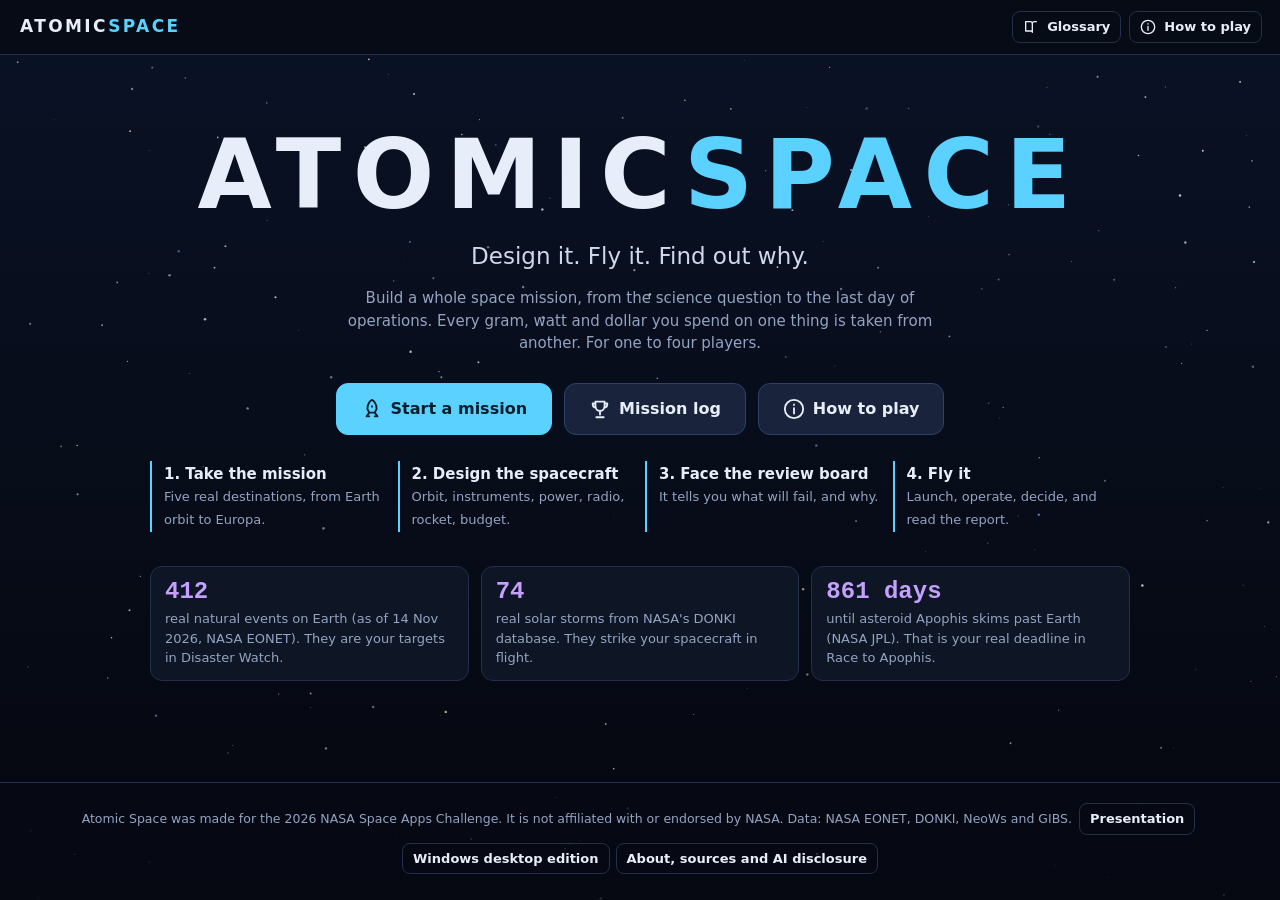
<file: public/index.html>
<!doctype html>
<html lang="en">
<head>
<meta charset="utf-8">
<meta name="viewport" content="width=device-width, initial-scale=1">
<title>Atomic Space: the space mission design game</title>
<meta name="description" content="Design, fly and review a complete space mission. Balance science, mass, power, data, money and time, then find out why it worked. Built for the 2026 NASA Space Apps Challenge.">
<meta name="theme-color" content="#070b14">
<!-- Metadata required by the NASA Space Apps rules on AI assistance -->
<meta name="generator" content="pas2js (Object Pascal compiled to JavaScript)">
<meta name="ai-assistance" content="Code, text and procedural graphics in this project were written with the help of Claude (Anthropic). No AI-generated images, audio or video are used. See the About panel and README.">
<link rel="icon" href="assets/favicon.svg" type="image/svg+xml">
<link rel="stylesheet" href="css/tradespace.css">
</head>
<body>
<canvas id="cv-stars" aria-hidden="true"></canvas>
<div id="app" aria-live="polite">
  <div class="boot">
    <div class="boot-mark">ATOMIC<span>SPACE</span></div>
    <p>Loading mission control&hellip;</p>
    <noscript><p>This game needs JavaScript to run.</p></noscript>
  </div>
</div>
<div id="modal" class="modal-root" hidden></div>
<div id="toast" class="toast" role="status" hidden></div>
<script src="js/tradespace.js"></script>
<script>
  // The whole game is Object Pascal, compiled to js/tradespace.js by pas2js.
  // This line only starts the Pascal program.
  window.addEventListener('load', function () { rtl.run(); });
</script>
</body>
</html>
</file>
<file: public/css/tradespace.css>
/* Atomic Space - the space mission design game.
   Layout and colours only. All game logic is Object Pascal (see /src).
   AI-assistance note: written with the help of Claude (Anthropic). */

:root {
  --bg: #070b14;
  --panel: #0e1524;
  --panel2: #131c30;
  --panel3: #19243c;
  --line: #22304d;
  --line2: #2f4169;
  --text: #e8eef9;
  --muted: #93a4c3;
  --accent: #5ad1ff;
  --accent-ink: #04202d;
  --good: #4ade80;
  --warn: #ffb547;
  --bad: #ff6b78;
  --info: #7aa7ff;
  --real: #c4a1ff;
  --pm: #ffb547;
  --sci: #c4a1ff;
  --eng: #5ad1ff;
  --ops: #4ade80;
  --radius: 12px;
  --mono: ui-monospace, "SF Mono", "Cascadia Mono", Consolas, "Liberation Mono", monospace;
  --sans: system-ui, -apple-system, "Segoe UI", Roboto, "Helvetica Neue", Arial, sans-serif;
}

* { box-sizing: border-box; }
html { -webkit-text-size-adjust: 100%; }
body {
  margin: 0;
  background: var(--bg);
  color: var(--text);
  font: 15px/1.5 var(--sans);
  min-height: 100vh;
}
#cv-stars { position: fixed; inset: 0; width: 100%; height: 100%; z-index: 0; pointer-events: none; }
#app { position: relative; z-index: 1; min-height: 100vh; display: flex; flex-direction: column; }
h1, h2, h3, h4, p { margin: 0; }
h2 { font-size: 22px; line-height: 1.25; letter-spacing: -0.01em; }
h3 { font-size: 16px; line-height: 1.3; }
h4 { font-size: 12px; letter-spacing: 0.09em; text-transform: uppercase; color: var(--muted); font-weight: 600; }
a { color: var(--accent); }
a:hover { text-decoration: none; }
button { font: inherit; color: inherit; cursor: pointer; }
:focus-visible { outline: 2px solid var(--accent); outline-offset: 2px; border-radius: 6px; }
.muted { color: var(--muted); }
.mono { font-family: var(--mono); font-variant-numeric: tabular-nums; }
.small { font-size: 13px; }
.tiny { font-size: 12px; }
.center { text-align: center; }
.spacer { flex: 1; }
.row { display: flex; gap: 10px; align-items: center; flex-wrap: wrap; }
.stack { display: flex; flex-direction: column; gap: 12px; }
.ico { width: 16px; height: 16px; flex: none; vertical-align: -3px; }
.ico-lg { width: 22px; height: 22px; }

.boot { margin: auto; text-align: center; color: var(--muted); }
.boot-mark { font-size: 34px; font-weight: 800; letter-spacing: 0.14em; color: var(--text); }
.boot-mark span { color: var(--accent); }

/* ---------- top bar ---------- */
.topbar {
  display: flex; align-items: center; gap: 16px;
  padding: 10px 18px;
  background: rgba(7, 11, 20, 0.86);
  backdrop-filter: blur(8px);
  border-bottom: 1px solid var(--line);
  position: sticky; top: 0; z-index: 20;
}
.brand {
  background: none; border: 0; padding: 4px 2px;
  font-weight: 800; letter-spacing: 0.14em; font-size: 17px;
}
.brand span { color: var(--accent); }
.phase-track { display: flex; gap: 4px; flex: 1; justify-content: center; flex-wrap: wrap; }
.ph {
  font-size: 12px; letter-spacing: 0.06em; text-transform: uppercase;
  color: var(--muted); padding: 4px 10px; border-radius: 999px; border: 1px solid transparent;
  white-space: nowrap;
}
.ph.done { color: var(--text); }
.ph.on { color: var(--accent-ink); background: var(--accent); font-weight: 700; }
.topbar-right { display: flex; gap: 8px; margin-left: auto; }

/* ---------- buttons and chips ---------- */
.btn {
  display: inline-flex; align-items: center; justify-content: center; gap: 8px;
  padding: 9px 16px; border-radius: 10px;
  background: var(--panel3); border: 1px solid var(--line2);
  font-weight: 600; text-decoration: none; color: var(--text);
  transition: background 0.12s, border-color 0.12s, transform 0.06s;
}
.btn:hover { background: #20304f; border-color: var(--accent); }
.btn:active { transform: translateY(1px); }
.btn[disabled] { opacity: 0.45; cursor: not-allowed; }
.btn[disabled]:hover { background: var(--panel3); border-color: var(--line2); }
.btn-primary { background: var(--accent); color: var(--accent-ink); border-color: var(--accent); }
.btn-primary:hover { background: #8fe0ff; border-color: #8fe0ff; }
.btn-primary[disabled]:hover { background: var(--accent); }
.btn-ghost { background: transparent; border-color: var(--line); }
.btn-small { padding: 5px 10px; font-size: 13px; border-radius: 8px; }
.btn-big { padding: 13px 24px; font-size: 16px; border-radius: 12px; }
.btn-danger { border-color: var(--bad); color: var(--bad); background: transparent; }

.chip {
  display: inline-flex; align-items: center; gap: 5px;
  font-size: 11.5px; font-weight: 700; letter-spacing: 0.04em;
  padding: 2px 8px; border-radius: 999px;
  border: 1px solid var(--line2); color: var(--muted); white-space: nowrap;
}
.chip-good { color: var(--good); border-color: rgba(74, 222, 128, 0.5); }
.chip-warn { color: var(--warn); border-color: rgba(255, 181, 71, 0.5); }
.chip-bad { color: var(--bad); border-color: rgba(255, 107, 120, 0.55); }
.chip-info { color: var(--info); border-color: rgba(122, 167, 255, 0.5); }
.chip-real { color: var(--real); border-color: rgba(196, 161, 255, 0.55); }
.chip-pm { color: var(--pm); border-color: rgba(255, 181, 71, 0.5); }
.chip-sci { color: var(--sci); border-color: rgba(196, 161, 255, 0.5); }
.chip-eng { color: var(--eng); border-color: rgba(90, 209, 255, 0.5); }
.chip-ops { color: var(--ops); border-color: rgba(74, 222, 128, 0.5); }

/* ---------- panels ---------- */
.wrap { width: 100%; max-width: 1240px; margin: 0 auto; padding: 22px 18px 40px; }
.panel {
  background: var(--panel); border: 1px solid var(--line); border-radius: var(--radius);
  padding: 16px;
}
.panel + .panel { margin-top: 14px; }
.panel-title { display: flex; align-items: center; gap: 8px; margin-bottom: 10px; }
.section-head { margin: 26px 0 12px; display: flex; align-items: baseline; gap: 12px; flex-wrap: wrap; }
.section-head .step {
  width: 26px; height: 26px; border-radius: 50%; background: var(--accent); color: var(--accent-ink);
  font-weight: 800; font-size: 13px; display: inline-flex; align-items: center; justify-content: center; flex: none;
  align-self: center;
}
.lead { font-size: 17px; color: #cfd9ec; max-width: 70ch; }
.foot {
  margin-top: auto; padding: 16px 18px 22px; border-top: 1px solid var(--line);
  color: var(--muted); font-size: 12.5px; text-align: center; background: rgba(7, 11, 20, 0.8);
}
.foot .btn { margin: 4px 3px; }

/* ---------- title screen ---------- */
.hero { text-align: center; padding: 8vh 18px 30px; }
.hero-mark { font-size: clamp(44px, 9vw, 96px); font-weight: 800; letter-spacing: 0.12em; line-height: 1; }
.hero-mark span { color: var(--accent); }
.hero-tag { font-size: clamp(17px, 2.4vw, 23px); margin-top: 16px; color: #cfd9ec; }
.hero-sub { max-width: 62ch; margin: 14px auto 0; color: var(--muted); }
.hero-actions { display: flex; gap: 12px; justify-content: center; flex-wrap: wrap; margin-top: 28px; }
.data-strip {
  display: grid; grid-template-columns: repeat(auto-fit, minmax(230px, 1fr)); gap: 12px;
  max-width: 980px; margin: 34px auto 0; text-align: left;
}
.ds-item { background: var(--panel); border: 1px solid var(--line); border-radius: var(--radius); padding: 12px 14px; }
.ds-num { font: 700 24px/1.1 var(--mono); color: var(--real); }
.ds-item p { font-size: 13px; color: var(--muted); margin-top: 4px; }
.loop-strip {
  display: grid; grid-template-columns: repeat(auto-fit, minmax(170px, 1fr)); gap: 10px;
  max-width: 980px; margin: 26px auto 0; text-align: left;
}
.loop-step { border-left: 2px solid var(--accent); padding: 2px 0 2px 12px; }
.loop-step b { display: block; }
.loop-step span { font-size: 13px; color: var(--muted); }

/* ---------- scenario cards ---------- */
.scen-grid { display: grid; grid-template-columns: repeat(auto-fill, minmax(220px, 1fr)); gap: 12px; }
.scen-card {
  text-align: left; background: var(--panel); border: 1px solid var(--line); border-radius: var(--radius);
  padding: 14px; display: flex; flex-direction: column; gap: 8px; position: relative;
  transition: border-color 0.12s, background 0.12s;
}
.scen-card:hover { border-color: var(--accent); }
.scen-card.sel { border-color: var(--accent); background: var(--panel2); box-shadow: 0 0 0 1px var(--accent) inset; }
.scen-card h3 { font-size: 17px; }
.scen-top { display: flex; align-items: center; gap: 12px; }
.planet { width: 46px; height: 46px; border-radius: 50%; flex: none; box-shadow: inset -9px -7px 14px rgba(0, 0, 0, 0.6); }
.planet-earth { background: radial-gradient(circle at 32% 30%, #7fd4ff, #2a78d6 55%, #123a7a); }
.planet-moon { background: radial-gradient(circle at 32% 30%, #f1f1f1, #a9adb5 55%, #666b75); }
.planet-mars { background: radial-gradient(circle at 32% 30%, #ffb38a, #d2603a 55%, #7c2f18); }
.planet-apophis { background: radial-gradient(circle at 32% 30%, #c9bfae, #7f7566 55%, #413b32); border-radius: 46% 54% 52% 48% / 55% 44% 56% 45%; }
.planet-europa { background: radial-gradient(circle at 32% 30%, #fbf3e2, #cdb99a 55%, #7a644a); }
.dots { display: inline-flex; gap: 3px; }
.dots i { width: 7px; height: 7px; border-radius: 50%; background: var(--line2); display: block; }
.dots i.on { background: var(--warn); }
.kv { display: flex; justify-content: space-between; gap: 10px; font-size: 13px; }
.kv b { font-family: var(--mono); font-weight: 600; }

/* ---------- segmented control, crew ---------- */
.seg { display: inline-flex; border: 1px solid var(--line2); border-radius: 10px; overflow: hidden; flex-wrap: wrap; }
.seg-btn { background: transparent; border: 0; border-right: 1px solid var(--line2); padding: 8px 14px; font-weight: 600; color: var(--muted); }
.seg-btn:last-child { border-right: 0; }
.seg-btn.on { background: var(--accent); color: var(--accent-ink); }
.crew-grid { display: grid; grid-template-columns: repeat(auto-fit, minmax(220px, 1fr)); gap: 10px; }
.crew-row { background: var(--panel); border: 1px solid var(--line); border-radius: 10px; padding: 10px; }
.crew-row input {
  width: 100%; background: var(--bg); color: var(--text); border: 1px solid var(--line2);
  border-radius: 8px; padding: 8px 10px; font: inherit; margin-bottom: 8px;
}
.toggle { display: inline-flex; align-items: center; gap: 8px; cursor: pointer; }
.toggle input { width: 18px; height: 18px; accent-color: var(--accent); }

/* ---------- briefing ---------- */
.brief-grid { display: grid; grid-template-columns: minmax(0, 1.5fr) minmax(0, 1fr); gap: 14px; align-items: start; }
.fact-row { display: grid; grid-template-columns: repeat(auto-fit, minmax(150px, 1fr)); gap: 10px; margin-top: 14px; }
.fact { background: var(--panel2); border: 1px solid var(--line); border-radius: 10px; padding: 10px 12px; }
.fact b { display: block; font: 700 19px/1.2 var(--mono); }
.fact span { font-size: 12.5px; color: var(--muted); }
.wbar { display: grid; grid-template-columns: 150px 1fr 44px; gap: 8px; align-items: center; font-size: 13px; margin: 5px 0; }
.wbar-track { height: 8px; border-radius: 4px; background: var(--panel3); overflow: hidden; position: relative; }
.wbar-fill { height: 100%; border-radius: 4px; background: var(--sci); }
.wbar-have { position: absolute; left: 0; top: 0; height: 100%; background: var(--good); opacity: 0.9; border-radius: 4px; }
.analog-grid { display: grid; grid-template-columns: repeat(auto-fill, minmax(250px, 1fr)); gap: 10px; }
.analog { background: var(--panel2); border: 1px solid var(--line); border-radius: 10px; padding: 12px; font-size: 13.5px; }
.analog h3 { font-size: 15px; }
.role-cards { display: grid; grid-template-columns: repeat(auto-fit, minmax(210px, 1fr)); gap: 10px; }
.role-card { border-radius: 10px; padding: 12px; background: var(--panel2); border: 1px solid var(--line); border-top-width: 3px; }
.role-pm { border-top-color: var(--pm); }
.role-sci { border-top-color: var(--sci); }
.role-eng { border-top-color: var(--eng); }
.role-ops { border-top-color: var(--ops); }
.map-box { position: relative; border-radius: 10px; overflow: hidden; border: 1px solid var(--line); background: #06101f; }
.map-box canvas { display: block; width: 100%; height: auto; }
.legend { display: flex; gap: 12px; flex-wrap: wrap; font-size: 12.5px; color: var(--muted); margin-top: 8px; }
.legend i { display: inline-block; width: 9px; height: 9px; border-radius: 50%; margin-right: 5px; }

/* ---------- design lab ---------- */
.lab { display: grid; grid-template-columns: 196px minmax(0, 1fr) 348px; gap: 14px; align-items: start; }
.lab-nav { position: sticky; top: 64px; display: flex; flex-direction: column; gap: 6px; }
.tab {
  display: flex; align-items: center; gap: 9px; text-align: left;
  background: var(--panel); border: 1px solid var(--line); border-radius: 10px; padding: 9px 11px;
}
.tab:hover { border-color: var(--accent); }
.tab.on { background: var(--panel3); border-color: var(--accent); }
.tab-n { font: 700 12px var(--mono); color: var(--muted); width: 14px; }
.tab-label { flex: 1; font-weight: 600; }
.dot { width: 9px; height: 9px; border-radius: 50%; background: var(--good); flex: none; }
.dot.warn { background: var(--warn); }
.dot.bad { background: var(--bad); }
.dot.none { background: var(--line2); }
.lab-main { min-width: 0; }
.lab-dash { position: sticky; top: 64px; display: flex; flex-direction: column; gap: 12px; max-height: calc(100vh - 76px); overflow: auto; padding-bottom: 6px; }
.lab-dash > * { flex: none; }
.lab-dash::-webkit-scrollbar { width: 6px; }
.lab-dash::-webkit-scrollbar-thumb { background: var(--line2); border-radius: 3px; }
.tab-intro { margin-bottom: 14px; }
.tab-intro p { color: var(--muted); max-width: 74ch; margin-top: 4px; }
.group-title { margin: 20px 0 8px; display: flex; align-items: center; gap: 10px; flex-wrap: wrap; }
.opt-grid { display: grid; grid-template-columns: repeat(auto-fill, minmax(238px, 1fr)); gap: 10px; }
.opt {
  text-align: left; background: var(--panel); border: 1px solid var(--line); border-radius: var(--radius);
  padding: 12px; display: flex; flex-direction: column; gap: 6px; position: relative;
  transition: border-color 0.12s, background 0.12s;
}
.opt:hover { border-color: var(--accent); }
.opt.sel { border-color: var(--accent); background: var(--panel2); box-shadow: 0 0 0 1px var(--accent) inset; }
.opt.off { opacity: 0.5; }
.opt.off:hover { border-color: var(--line); }
.opt-title { font-weight: 700; padding-right: 26px; }
.opt-analog { font-size: 12px; color: var(--accent); }
.opt-blurb { font-size: 13px; color: var(--muted); }
.opt-why { font-size: 13px; color: #cfd9ec; }
.tick {
  position: absolute; top: 10px; right: 10px; width: 20px; height: 20px; border-radius: 50%;
  border: 1.5px solid var(--line2); display: flex; align-items: center; justify-content: center;
}
.opt.sel .tick { background: var(--accent); border-color: var(--accent); color: var(--accent-ink); }
.opt.sel .tick::after { content: ""; width: 9px; height: 5px; border-left: 2px solid currentColor; border-bottom: 2px solid currentColor; transform: rotate(-45deg) translateY(-1px); }
.stats { display: flex; flex-wrap: wrap; gap: 5px 12px; margin-top: auto; padding-top: 6px; font: 12.5px var(--mono); color: #cfd9ec; }
.stats span { white-space: nowrap; }
.stats i { font-style: normal; color: var(--muted); }
.mchips { display: flex; flex-wrap: wrap; gap: 4px; }
.mchip { font-size: 11.5px; padding: 1px 7px; border-radius: 6px; background: var(--panel3); color: #cfd9ec; }
.mchip b { color: var(--sci); font-family: var(--mono); }
.mchip.key { outline: 1px solid var(--sci); }
.needs { font-size: 12px; color: var(--warn); }

.slider-row { background: var(--panel); border: 1px solid var(--line); border-radius: var(--radius); padding: 14px; margin-bottom: 10px; }
.slider-head { display: flex; justify-content: space-between; align-items: baseline; gap: 10px; flex-wrap: wrap; }
.slider-val { font: 700 18px var(--mono); color: var(--accent); }
input[type=range] { width: 100%; accent-color: var(--accent); margin: 10px 0 4px; height: 22px; }
.stepper { display: inline-flex; align-items: center; gap: 10px; }
.stepper .btn { width: 36px; height: 36px; padding: 0; font-size: 18px; }

/* gauges */
.gauge { cursor: pointer; background: none; border: 0; padding: 0; width: 100%; text-align: left; display: block; }
.gauge + .gauge { margin-top: 10px; }
.gauge-head { display: flex; justify-content: space-between; gap: 8px; align-items: baseline; font-size: 13px; }
.gauge-name { color: var(--muted); display: inline-flex; align-items: center; gap: 6px; }
.gauge-val { font-family: var(--mono); font-weight: 600; text-align: right; }
.gauge-bar { height: 9px; background: var(--panel3); border-radius: 5px; margin-top: 4px; position: relative; overflow: hidden; }
.gauge-fill { height: 100%; border-radius: 5px; background: var(--good); transition: width 0.25s; }
.gauge-fill.warn { background: var(--warn); }
.gauge-fill.bad { background: var(--bad); }
.gauge-fill.info { background: var(--info); }
.gauge-mark { position: absolute; top: -2px; bottom: -2px; width: 2px; background: var(--text); opacity: 0.75; }
.delta { font: 700 11.5px var(--mono); padding: 0 6px; border-radius: 6px; margin-left: 6px; animation: pop 0.5s ease-out; }
.delta.worse { color: var(--bad); background: rgba(255, 107, 120, 0.14); }
.delta.better { color: var(--good); background: rgba(74, 222, 128, 0.14); }
@keyframes pop { from { transform: scale(1.5); } to { transform: scale(1); } }
.ripple { font-size: 12.5px; color: #cfd9ec; background: var(--panel2); border: 1px dashed var(--line2); border-radius: 8px; padding: 8px 10px; }
.ripple b { color: var(--accent); }
.cv-box { background: #050912; border: 1px solid var(--line); border-radius: 10px; overflow: hidden; }
.cv-box canvas { display: block; width: 100%; height: auto; }
.cv-cap { font-size: 12px; color: var(--muted); padding: 6px 10px; border-top: 1px solid var(--line); }

/* findings */
.finding { border-left: 3px solid var(--line2); padding: 8px 10px 8px 12px; background: var(--panel2); border-radius: 0 8px 8px 0; }
.finding + .finding { margin-top: 8px; }
.finding.f-block { border-left-color: var(--bad); }
.finding.f-warn { border-left-color: var(--warn); }
.finding.f-info { border-left-color: var(--info); }
.finding.f-good { border-left-color: var(--good); }
.finding-title { font-weight: 700; display: flex; gap: 8px; align-items: center; flex-wrap: wrap; }
.finding p { font-size: 13.5px; color: #cfd9ec; margin-top: 4px; }
.finding .fix { color: var(--muted); }
.finding .fix b { color: var(--text); }
.crewbar { display: grid; grid-template-columns: repeat(auto-fit, minmax(210px, 1fr)); gap: 8px; margin-bottom: 14px; }
.crew-chip { background: var(--panel); border: 1px solid var(--line); border-left-width: 3px; border-radius: 8px; padding: 7px 10px; font-size: 13px; }
.crew-chip b { display: block; }

/* ---------- review ---------- */
.verdict { border-radius: var(--radius); padding: 18px; border: 1px solid; display: flex; gap: 16px; align-items: center; flex-wrap: wrap; }
.verdict.go { border-color: var(--good); background: rgba(74, 222, 128, 0.08); }
.verdict.nogo { border-color: var(--bad); background: rgba(255, 107, 120, 0.08); }
.verdict-word { font: 800 34px/1 var(--mono); letter-spacing: 0.06em; }
.verdict.go .verdict-word { color: var(--good); }
.verdict.nogo .verdict-word { color: var(--bad); }
.two-col { display: grid; grid-template-columns: minmax(0, 1.5fr) minmax(0, 1fr); gap: 14px; align-items: start; margin-top: 14px; }
.poll-row { display: flex; gap: 10px; align-items: center; padding: 10px 0; border-bottom: 1px solid var(--line); flex-wrap: wrap; }
.poll-row:last-child { border-bottom: 0; }
.poll-row .who { flex: 1; min-width: 180px; }
.numgrid { display: grid; grid-template-columns: repeat(auto-fit, minmax(120px, 1fr)); gap: 8px; }
.num { background: var(--panel2); border: 1px solid var(--line); border-radius: 10px; padding: 9px 11px; }
.num b { display: block; font: 700 18px/1.2 var(--mono); }
.num span { font-size: 12px; color: var(--muted); }

/* ---------- mission control ---------- */
.ops { display: grid; grid-template-columns: minmax(0, 1fr) 348px; gap: 14px; align-items: start; }
.stage { position: relative; background: #03060d; border: 1px solid var(--line); border-radius: var(--radius); overflow: hidden; }
.stage canvas { display: block; width: 100%; height: auto; }
.stage-hud { position: absolute; left: 12px; top: 10px; right: 12px; display: flex; justify-content: space-between; gap: 10px; pointer-events: none; font: 600 12.5px var(--mono); text-shadow: 0 1px 3px #000; }
.ops-controls { display: flex; gap: 8px; align-items: center; flex-wrap: wrap; margin: 12px 0; }
.progress { height: 6px; background: var(--panel3); border-radius: 3px; overflow: hidden; flex: 1; min-width: 120px; }
.progress i { display: block; height: 100%; background: var(--accent); width: 0; transition: width 0.2s; }
.log { display: flex; flex-direction: column; gap: 8px; }
.log-item { border-left: 3px solid var(--line2); background: var(--panel); border-radius: 0 10px 10px 0; padding: 9px 12px; animation: slidein 0.25s ease-out; }
/* Position only, never opacity: if a browser pauses animations in a background
   tab, the newest log entries must still be readable. */
@keyframes slidein { from { transform: translateY(-6px); } to { transform: none; } }
.log-item.tn-good { border-left-color: var(--good); }
.log-item.tn-warn { border-left-color: var(--warn); }
.log-item.tn-bad { border-left-color: var(--bad); }
.log-item.tn-real { border-left-color: var(--real); }
.log-head { display: flex; gap: 8px; align-items: baseline; flex-wrap: wrap; }
.log-when { font: 12px var(--mono); color: var(--muted); }
.log-title { font-weight: 700; }
.log-item p { font-size: 13.5px; color: #cfd9ec; margin-top: 3px; }
.log-item .src { font-size: 12px; color: var(--real); }
.log-item .lesson { font-size: 12.5px; color: var(--muted); font-style: italic; }
.log-item .decided { font-size: 13px; color: var(--text); }
.instr-list { display: flex; flex-direction: column; gap: 4px; font-size: 13px; }
.instr-list div { display: flex; justify-content: space-between; gap: 8px; }
.dead { color: var(--bad); text-decoration: line-through; }

/* ---------- report ---------- */
.report-head { display: grid; grid-template-columns: auto 1fr; gap: 20px; align-items: center; }
.grade { width: 108px; height: 108px; border-radius: 22px; border: 2px solid var(--accent); display: flex; flex-direction: column; align-items: center; justify-content: center; background: var(--panel2); }
.grade b { font: 800 54px/1 var(--mono); color: var(--accent); }
.grade span { font-size: 11px; letter-spacing: 0.1em; color: var(--muted); text-transform: uppercase; }
.stars { color: var(--warn); letter-spacing: 3px; font-size: 20px; }
.stars i { color: var(--line2); font-style: normal; }
.sbar { display: grid; grid-template-columns: 150px 1fr 52px; gap: 10px; align-items: center; margin: 7px 0; font-size: 13.5px; }
.sbar-track { height: 10px; background: var(--panel3); border-radius: 5px; overflow: hidden; }
.sbar-fill { height: 100%; background: var(--accent); border-radius: 5px; }
.insight { border-left: 3px solid var(--line2); padding: 9px 12px; background: var(--panel2); border-radius: 0 10px 10px 0; }
.insight + .insight { margin-top: 8px; }
.insight.f-good { border-left-color: var(--good); }
.insight.f-warn { border-left-color: var(--warn); }
.insight.f-block { border-left-color: var(--bad); }
.insight.f-info { border-left-color: var(--info); }
.insight p { font-size: 13.5px; color: #cfd9ec; margin-top: 3px; }
.insight .tip { color: var(--muted); }
table.tbl { width: 100%; border-collapse: collapse; font-size: 13.5px; }
.tbl th { text-align: left; font-size: 11.5px; letter-spacing: 0.08em; text-transform: uppercase; color: var(--muted); font-weight: 600; padding: 6px 8px; border-bottom: 1px solid var(--line2); }
.tbl td { padding: 8px; border-bottom: 1px solid var(--line); vertical-align: top; }
.tbl tr:last-child td { border-bottom: 0; }
.tbl td.n, .tbl th.n { text-align: right; font-family: var(--mono); }
.tbl-scroll { overflow-x: auto; }

/* ---------- modal and toast ---------- */
.modal-root { position: fixed; inset: 0; z-index: 50; background: rgba(3, 6, 13, 0.78); display: flex; align-items: flex-start; justify-content: center; padding: 6vh 14px 14px; overflow: auto; }
.modal-root[hidden] { display: none; }
.modal { background: var(--panel); border: 1px solid var(--line2); border-radius: 16px; width: 100%; max-width: 640px; padding: 20px; box-shadow: 0 24px 80px rgba(0, 0, 0, 0.6); }
.modal.wide { max-width: 860px; }
.modal-head { display: flex; gap: 10px; align-items: flex-start; margin-bottom: 10px; }
.modal-head h2 { flex: 1; }
.modal p { color: #cfd9ec; }
.modal p + p { margin-top: 10px; }
.modal .lesson { font-size: 13.5px; color: var(--muted); border-left: 2px solid var(--line2); padding-left: 10px; margin-top: 12px; }
.choices { display: flex; flex-direction: column; gap: 8px; margin-top: 16px; }
.choice { text-align: left; background: var(--panel2); border: 1px solid var(--line2); border-radius: 10px; padding: 11px 13px; }
.choice:hover { border-color: var(--accent); background: var(--panel3); }
.choice b { display: block; }
.choice span { font-size: 13px; color: var(--muted); }
.gloss dt { font-weight: 700; margin-top: 12px; }
.gloss dd { margin: 2px 0 0; color: #cfd9ec; font-size: 14px; }
.gloss dd.why { color: var(--muted); font-size: 13px; }
.toast { position: fixed; left: 50%; bottom: 22px; transform: translateX(-50%); z-index: 60; background: var(--panel3); border: 1px solid var(--accent); padding: 10px 16px; border-radius: 10px; font-weight: 600; max-width: 90vw; }
.toast[hidden] { display: none; }

/* ---------- small screens ---------- */
@media (max-width: 1120px) {
  .lab { grid-template-columns: minmax(0, 1fr) 320px; }
  .lab-nav { grid-column: 1 / -1; position: static; flex-direction: row; overflow-x: auto; padding-bottom: 4px; }
  .tab { flex: none; }
  .tab-label { white-space: nowrap; }
}
@media (max-width: 860px) {
  .lab, .ops, .brief-grid, .two-col { grid-template-columns: minmax(0, 1fr); }
  .lab-dash { position: static; max-height: none; }
  .phase-track { display: none; }
  .report-head { grid-template-columns: 1fr; }
  .wbar, .sbar { grid-template-columns: 110px 1fr 44px; }
  .wrap { padding: 16px 12px 32px; }
  .topbar { padding: 8px 12px; }
}
@media (prefers-reduced-motion: reduce) {
  * { animation: none !important; transition: none !important; }
}
</file>
